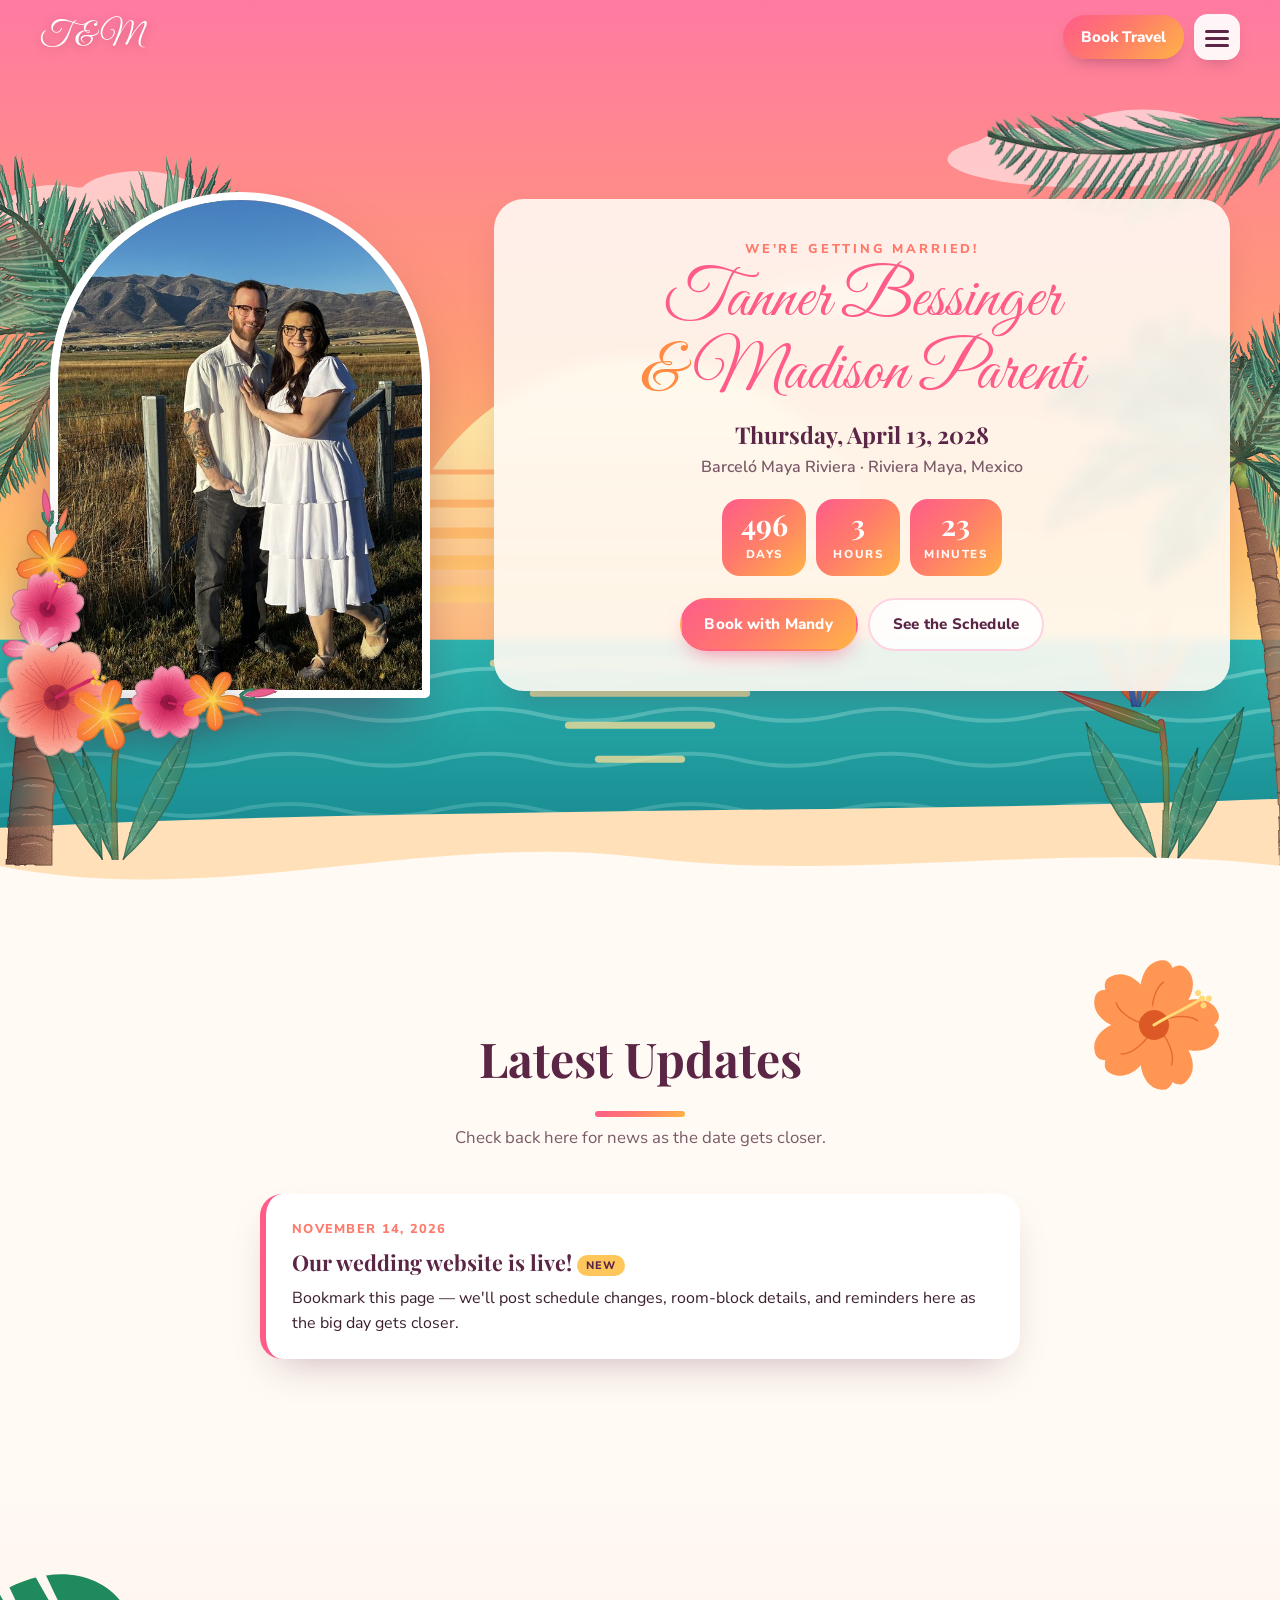
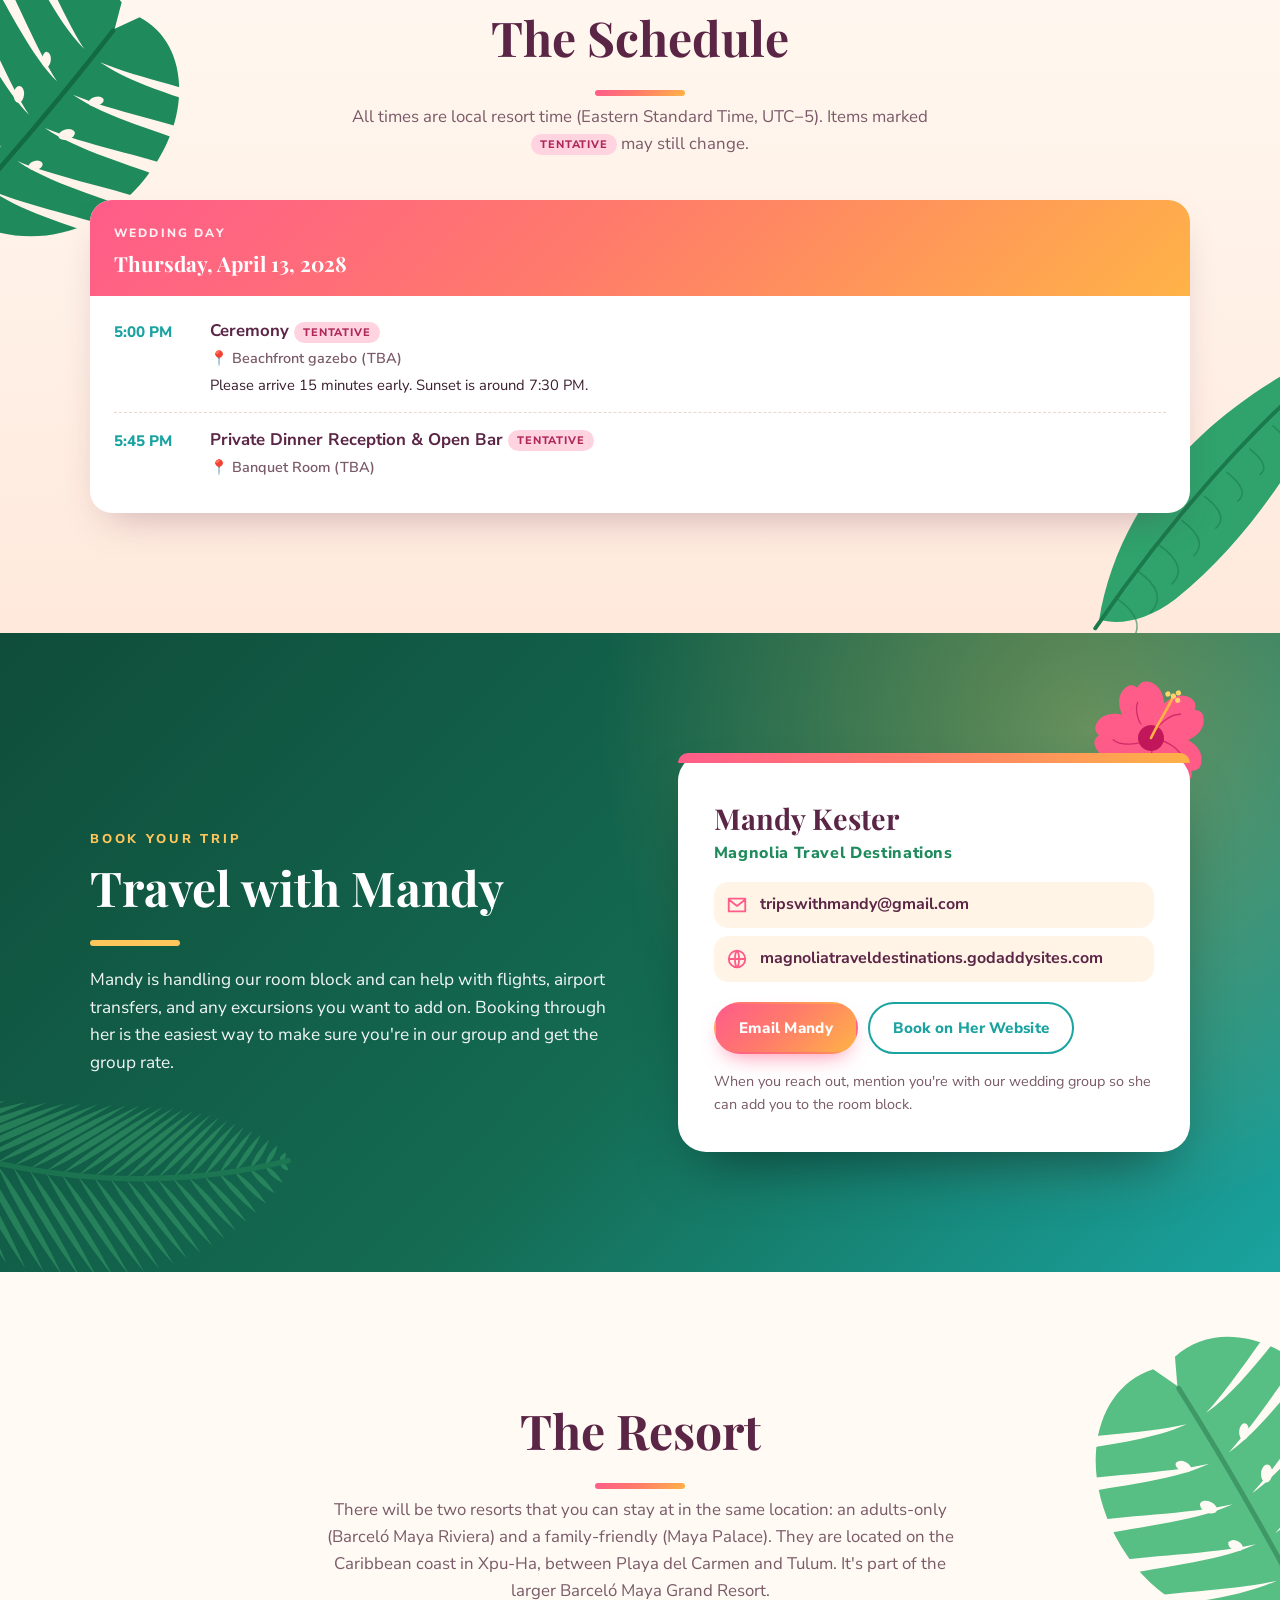
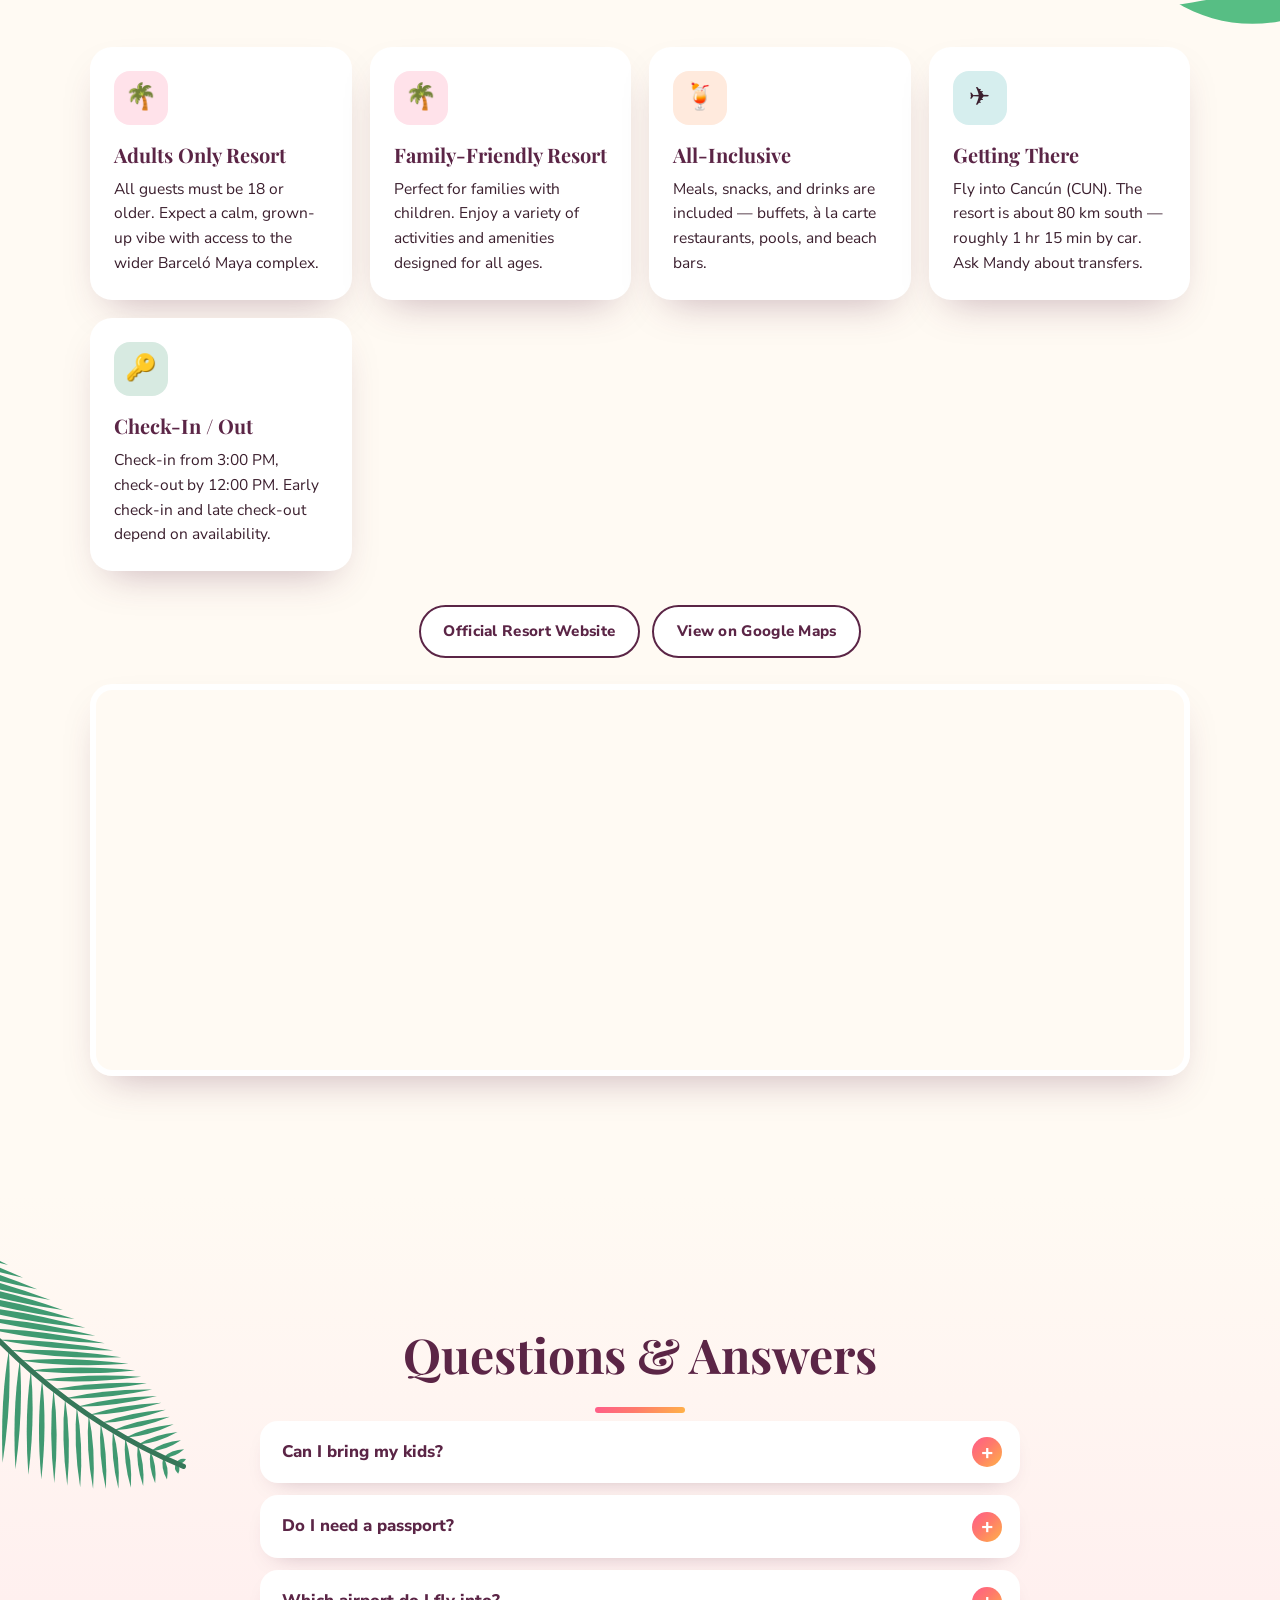
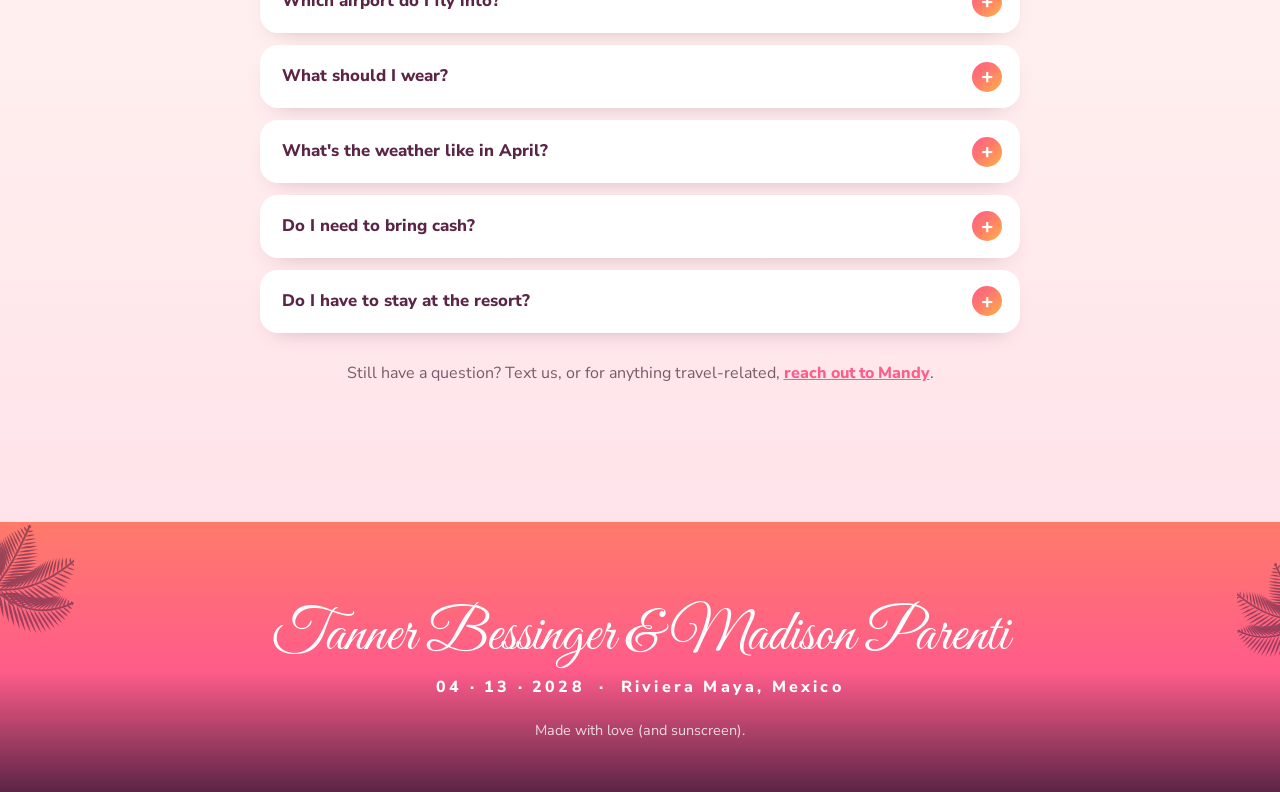
<file: index.html>
<!doctype html>
<html lang="en">
<head>
  <meta charset="utf-8">
  <meta name="viewport" content="width=device-width, initial-scale=1">
  <title>Our Wedding · Riviera Maya 2028</title>
  <meta name="description" content="Wedding details, schedule, travel booking, and resort info — April 13, 2028 at Barceló Maya Riviera, Mexico.">
  <meta property="og:title" content="We're getting married in Riviera Maya!">
  <meta property="og:description" content="April 13, 2028 · Barceló Maya Riviera · Quintana Roo, Mexico">
  <meta property="og:image" content="images/us-small.jpg">
  <link rel="icon" href="images/favicon.svg" type="image/svg+xml">
  <link rel="preconnect" href="https://fonts.googleapis.com">
  <link rel="preconnect" href="https://fonts.gstatic.com" crossorigin>
  <link href="https://fonts.googleapis.com/css2?family=Great+Vibes&family=Playfair+Display:ital,wght@0,600;0,700;1,500&family=Nunito+Sans:wght@400;600;700;800&display=swap" rel="stylesheet">
  <link rel="stylesheet" href="style.css?v=11">
</head>
<body data-page="home">

  <!-- ===================== NAV (same block is in our-story.html) ===================== -->
  <header class="nav" id="top">
    <a class="nav-brand" href="index.html" data-names-short>Our Wedding</a>
    <div class="nav-right">
      <a href="index.html#travel" class="nav-cta">Book Travel</a>
      <button class="nav-toggle" aria-label="Open menu" aria-expanded="false" aria-controls="nav-menu">
        <span></span><span></span><span></span>
      </button>
    </div>
    <nav id="nav-menu" class="nav-menu" aria-label="Site menu">
      <a href="index.html" class="nav-page" aria-current="page"><span aria-hidden="true">🏠</span> Home</a>
      <a href="our-story.html" class="nav-page"><span aria-hidden="true">💕</span> Our Story</a>
      <p class="nav-group">Jump to</p>
      <a href="index.html#updates">Updates</a>
      <a href="index.html#schedule">Schedule</a>
      <a href="index.html#travel">Travel with Mandy</a>
      <a href="index.html#resort">The Resort</a>
      <a href="index.html#faq">FAQ</a>
    </nav>
  </header>

  <!-- ===================== HERO ===================== -->
  <section class="hero">
    <img class="hero-bg" src="images/sunset.svg" alt="" aria-hidden="true">
    <img class="deco palm-left" src="images/palm-tree-paint.svg" alt="" aria-hidden="true">
    <img class="deco palm-right" src="images/palm-tree-paint-flip.svg" alt="" aria-hidden="true">
    <img class="deco hero-bop-l" src="images/bird-of-paradise.svg" alt="" aria-hidden="true">
    <img class="deco hero-bop-r" src="images/bird-of-paradise.svg" alt="" aria-hidden="true">
    <img class="deco hero-frond" src="images/palm-frond-paint.svg" alt="" aria-hidden="true">

    <div class="hero-inner">
      <div class="hero-photo">
        <img src="images/us.jpg" srcset="images/us-small.jpg 600w, images/us.jpg 1200w" sizes="(max-width: 700px) 70vw, 380px" alt="The happy couple">
        <img class="photo-garland" src="images/photo-garland.svg" alt="" aria-hidden="true">
      </div>
      <div class="hero-text">
        <p class="eyebrow">We're getting married!</p>
        <h1 class="names"><span data-name-one>Tanner Bessinger</span> <span class="amp">&amp;</span> <span data-name-two>Madison Parenti</span></h1>
        <p class="hero-date" data-date-text>Thursday, April 13, 2028</p>
        <p class="hero-place">Barceló Maya Riviera · Riviera Maya, Mexico</p>
        <div class="countdown" aria-live="polite">
          <div><strong data-cd="days">--</strong><span>days</span></div>
          <div><strong data-cd="hours">--</strong><span>hours</span></div>
          <div><strong data-cd="mins">--</strong><span>minutes</span></div>
        </div>
        <div class="hero-buttons">
          <a class="btn btn-primary" href="#travel">Book with Mandy</a>
          <a class="btn btn-ghost" href="#schedule">See the Schedule</a>
          <a class="btn btn-ghost" data-rsvp-btn hidden>RSVP</a>
        </div>
        <p class="hashtag" data-hashtag hidden></p>
      </div>
    </div>
    <svg class="wave" viewBox="0 0 1440 80" preserveAspectRatio="none" aria-hidden="true"><path d="M0 40 C 240 90 480 0 720 30 C 960 60 1200 10 1440 40 L1440 80 L0 80 Z"/></svg>
  </section>

  <main>
    <!-- ===================== UPDATES ===================== -->
    <section id="updates" class="section section-updates">
      <img class="deco upd-hibiscus" src="images/hibiscus-orange.svg" alt="" aria-hidden="true">
      <div class="container narrow">
        <h2 class="section-title">Latest Updates</h2>
        <p class="section-sub">Check back here for news as the date gets closer.</p>
        <div class="updates" data-updates></div>
      </div>
    </section>

    <!-- ===================== SCHEDULE ===================== -->
    <section id="schedule" class="section section-schedule">
      <img class="deco sch-leaf-l" src="images/monstera.svg" alt="" aria-hidden="true">
      <img class="deco sch-leaf-r" src="images/banana-leaf.svg" alt="" aria-hidden="true">
      <div class="container">
        <h2 class="section-title">The Schedule</h2>
        <p class="section-sub">All times are local resort time (Eastern Standard Time, UTC−5). Items marked <span class="tag">Tentative</span> may still change.</p>
        <div class="schedule" data-schedule></div>
      </div>
    </section>

    <!-- ===================== TRAVEL / MANDY ===================== -->
    <section id="travel" class="section section-travel">
      <img class="deco trv-frond" src="images/palm-frond-light.svg" alt="" aria-hidden="true">
      <img class="deco trv-hibiscus" src="images/hibiscus.svg" alt="" aria-hidden="true">
      <div class="container">
        <div class="agent-card">
          <div class="agent-head">
            <p class="eyebrow">Book your trip</p>
            <h2 class="section-title light">Travel with <span data-agent-first>Mandy</span></h2>
            <p class="agent-blurb" data-agent-blurb></p>
            <p class="agent-deadline" data-agent-bookby hidden></p>
          </div>
          <div class="agent-body">
            <p class="agent-name" data-agent-name>Mandy Kester</p>
            <p class="agent-company" data-agent-company>Magnolia Travel Destinations</p>
            <ul class="agent-links">
              <li><a data-agent-email href="mailto:tripswithmandy@gmail.com">
                <svg viewBox="0 0 24 24" aria-hidden="true"><path d="M3 5h18v14H3z M3 6l9 7 9-7" fill="none" stroke="currentColor" stroke-width="2" stroke-linejoin="round"/></svg>
                <span>tripswithmandy@gmail.com</span></a></li>
              <li data-agent-phone-row hidden><a data-agent-phone href="#">
                <svg viewBox="0 0 24 24" aria-hidden="true"><path d="M5 3h4l2 5-3 2a12 12 0 0 0 6 6l2-3 5 2v4a2 2 0 0 1-2 2A18 18 0 0 1 3 5a2 2 0 0 1 2-2z" fill="none" stroke="currentColor" stroke-width="2" stroke-linejoin="round"/></svg>
                <span></span></a></li>
              <li><a data-agent-web href="https://magnoliatraveldestinations.godaddysites.com" target="_blank" rel="noopener">
                <svg viewBox="0 0 24 24" aria-hidden="true"><circle cx="12" cy="12" r="9" fill="none" stroke="currentColor" stroke-width="2"/><path d="M3 12h18M12 3c3 3 3 15 0 18M12 3c-3 3-3 15 0 18" fill="none" stroke="currentColor" stroke-width="2"/></svg>
                <span>magnoliatraveldestinations.godaddysites.com</span></a></li>
            </ul>
            <div class="agent-buttons">
              <a class="btn btn-primary" data-agent-email-btn href="mailto:tripswithmandy@gmail.com">Email Mandy</a>
              <a class="btn btn-sun" data-agent-call-btn hidden>Call Mandy</a>
              <a class="btn btn-outline" data-agent-web-btn href="https://magnoliatraveldestinations.godaddysites.com" target="_blank" rel="noopener">Book on Her Website</a>
            </div>
            <p class="agent-tip">When you reach out, mention you're with our wedding group so she can add you to the room block.</p>
          </div>
        </div>
      </div>
    </section>

    <!-- ===================== RESORT ===================== -->
    <section id="resort" class="section section-resort">
      <img class="deco res-monstera" src="images/monstera-light.svg" alt="" aria-hidden="true">
      <div class="container">
        <h2 class="section-title">The Resort</h2>
        <p class="section-sub">There will be two resorts that you can stay at in the same location: an adults-only (Barceló Maya Riviera) and a family-friendly (Maya Palace). They are located on the Caribbean coast in Xpu-Ha, between Playa del Carmen and Tulum. It's part of the larger Barceló Maya Grand Resort.</p>

        <div class="cards">
          <article class="card">
            <div class="card-icon" style="--c: var(--pink)">🌴</div>
            <h3>Adults Only Resort</h3>
            <p>All guests must be 18 or older. Expect a calm, grown-up vibe with access to the wider Barceló Maya complex.</p>
          </article>
            <article class="card">
            <div class="card-icon" style="--c: var(--pink)">🌴</div>
            <h3>Family-Friendly Resort</h3>
            <p>Perfect for families with children. Enjoy a variety of activities and amenities designed for all ages.</p>
          </article>
          <article class="card">
            <div class="card-icon" style="--c: var(--orange)">🍹</div>
            <h3>All-Inclusive</h3>
            <p>Meals, snacks, and drinks are included — buffets, à la carte restaurants, pools, and beach bars.</p>
          </article>
          <article class="card">
            <div class="card-icon" style="--c: var(--teal)">✈️</div>
            <h3>Getting There</h3>
            <p>Fly into Cancún (CUN). The resort is about 80 km south — roughly 1 hr 15 min by car. Ask Mandy about transfers.</p>
          </article>
          <article class="card">
            <div class="card-icon" style="--c: var(--green)">🔑</div>
            <h3>Check-In / Out</h3>
            <p>Check-in from 3:00 PM, check-out by 12:00 PM. Early check-in and late check-out depend on availability.</p>
          </article>
        </div>

        <div class="resort-links">
          <a class="btn btn-outline-dark" href="https://www.barcelo.com/en-us/barcelo-maya-riviera/" target="_blank" rel="noopener">Official Resort Website</a>
          <a class="btn btn-outline-dark" href="https://www.google.com/maps/search/?api=1&query=Barcel%C3%B3+Maya+Riviera+Xpu-Ha" target="_blank" rel="noopener">View on Google Maps</a>
        </div>

        <div class="map-wrap">
          <iframe title="Map of Barceló Maya Riviera" loading="lazy" referrerpolicy="no-referrer-when-downgrade"
            src="https://www.google.com/maps?q=Barcel%C3%B3+Maya+Riviera,+Xpu-Ha,+Quintana+Roo&output=embed"></iframe>
        </div>
      </div>
    </section>

    <!-- ===================== FAQ ===================== -->
    <section id="faq" class="section section-faq">
      <img class="deco faq-frond" src="images/palm-frond.svg" alt="" aria-hidden="true">
      <div class="container narrow">
        <h2 class="section-title">Questions &amp; Answers</h2>
        <div class="faq" data-faq></div>
        <p class="faq-more">Still have a question? Text us, or for anything travel-related, <a href="#travel">reach out to Mandy</a>.</p>
      </div>
    </section>
  </main>

  <!-- ===================== FOOTER ===================== -->
  <footer class="footer">
    <img class="deco foot-palm-l" src="images/palm-tree.svg" alt="" aria-hidden="true">
    <img class="deco foot-palm-r" src="images/palm-tree-flip.svg" alt="" aria-hidden="true">
    <p class="footer-names" data-names-full>Tanner Bessinger &amp; Madison Parenti</p>
    <p class="footer-date">04 · 13 · 2028 &nbsp;·&nbsp; Riviera Maya, Mexico</p>
    <p class="footer-small">Made with love (and sunscreen).</p>
  </footer>

  <!-- Floating booking button on phones -->
  <a class="float-book" href="#travel">✈ Book with Mandy</a>

  <script src="details.js?v=11"></script>
  <script src="app.js?v=11"></script>
</body>
</html>
</file>
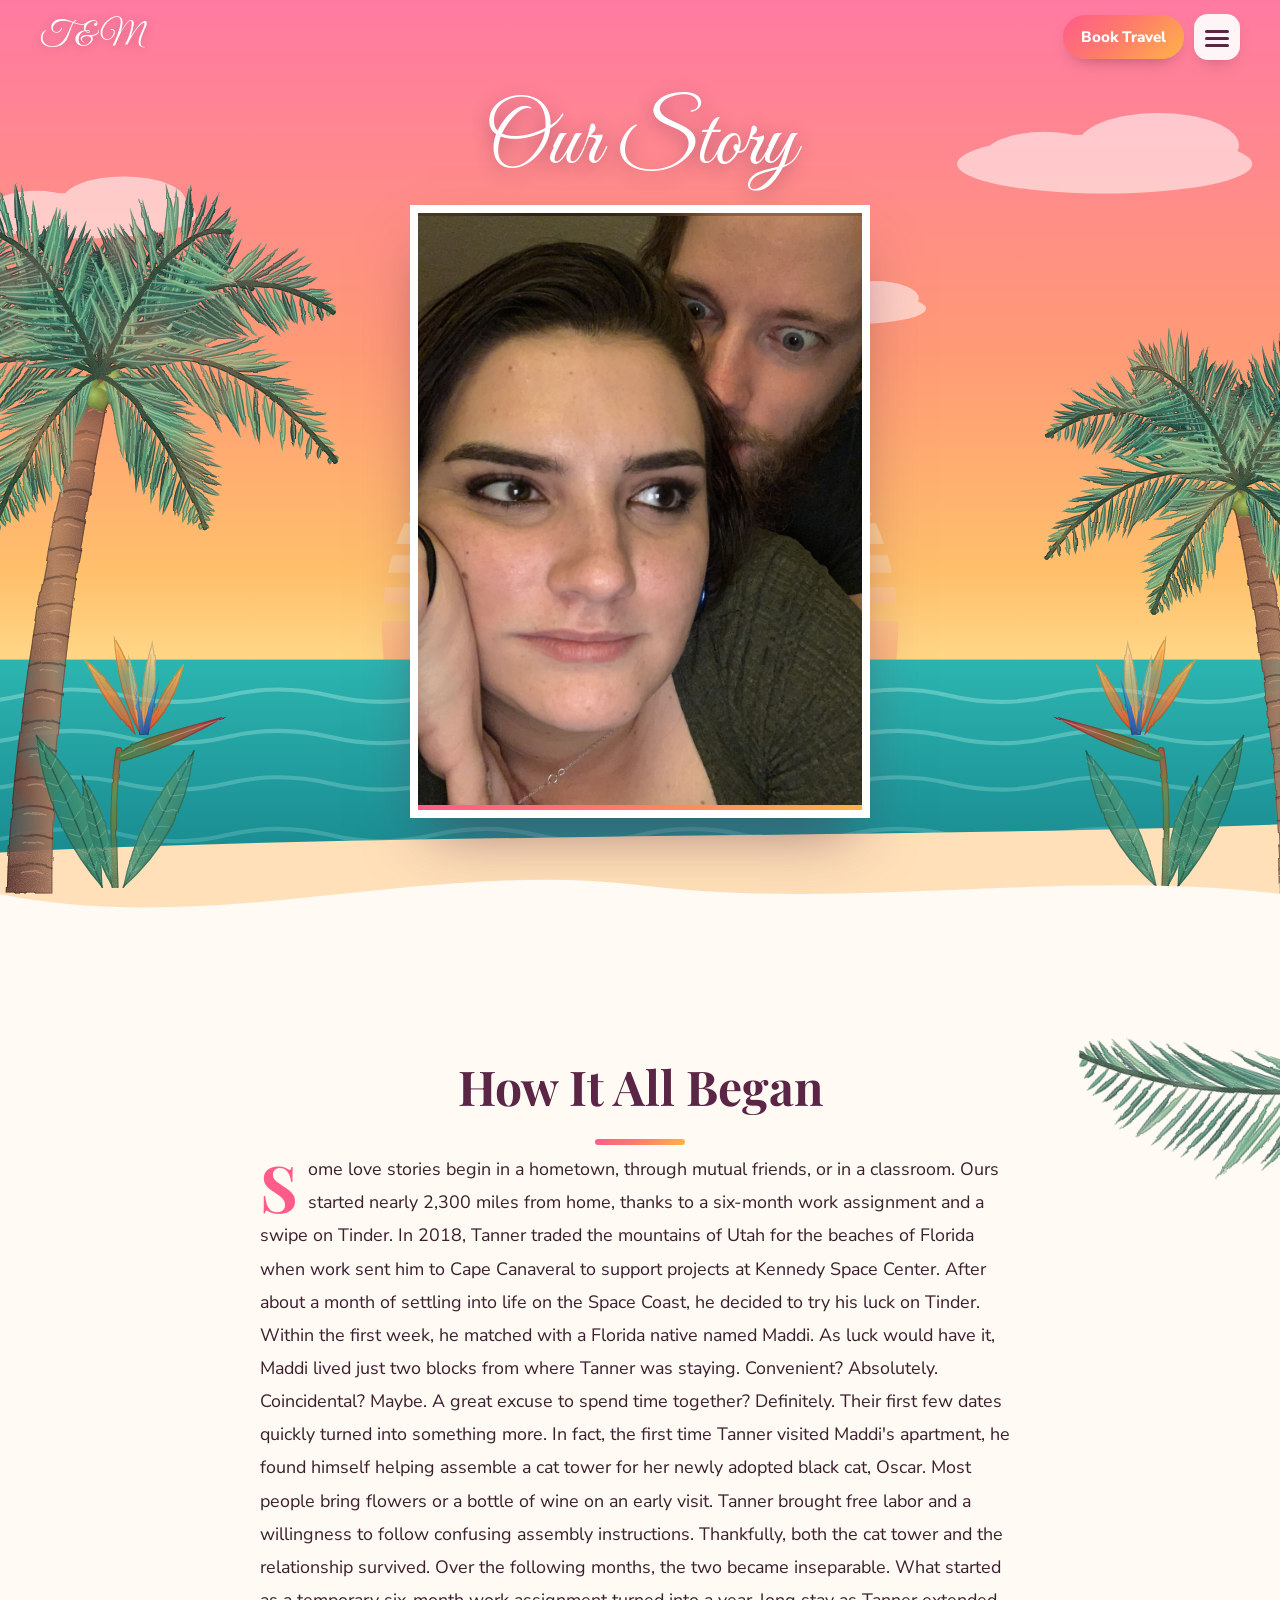
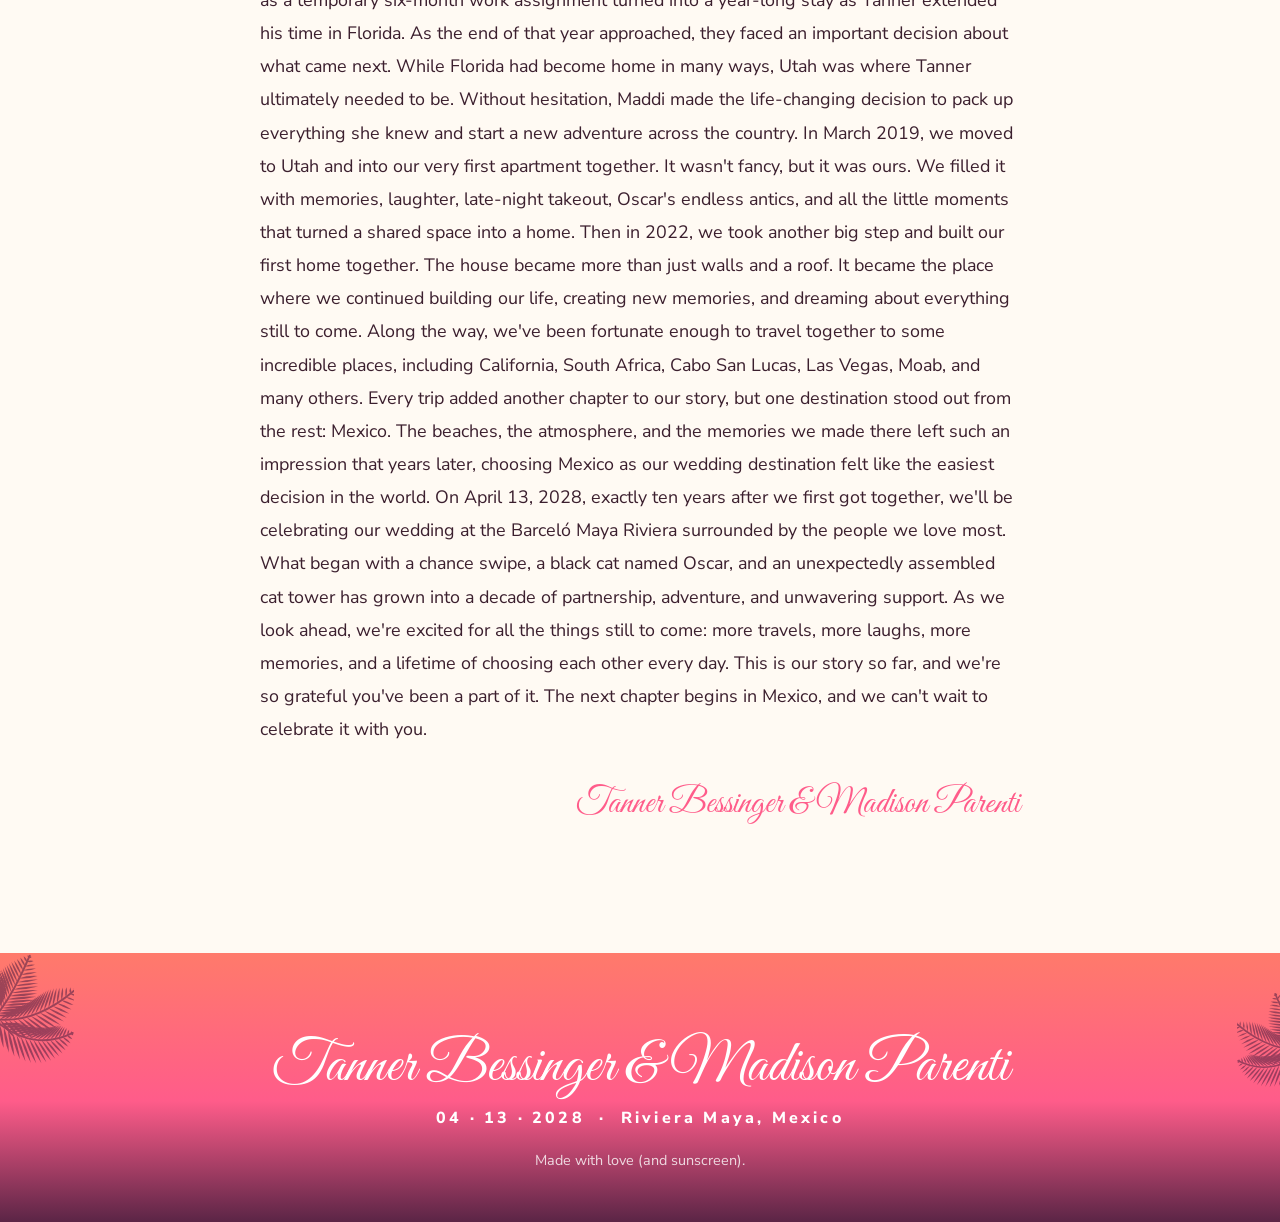
<file: our-story.html>
<!doctype html>
<html lang="en">
<head>
  <meta charset="utf-8">
  <meta name="viewport" content="width=device-width, initial-scale=1">
  <title>Our Story · Riviera Maya 2028</title>
  <meta name="description" content="Our story, in pictures — wedding April 13, 2028 at Barceló Maya Riviera, Mexico.">
  <meta property="og:title" content="Our Story">
  <meta property="og:image" content="images/us-small.jpg">
  <link rel="icon" href="images/favicon.svg" type="image/svg+xml">
  <link rel="preconnect" href="https://fonts.googleapis.com">
  <link rel="preconnect" href="https://fonts.gstatic.com" crossorigin>
  <link href="https://fonts.googleapis.com/css2?family=Great+Vibes&family=Playfair+Display:ital,wght@0,600;0,700;1,500&family=Nunito+Sans:wght@400;600;700;800&display=swap" rel="stylesheet">
  <link rel="stylesheet" href="style.css?v=11">
</head>
<body data-page="story">

  <!-- ===================== NAV (same block is in index.html) ===================== -->
  <header class="nav" id="top">
    <a class="nav-brand" href="index.html" data-names-short>Our Wedding</a>
    <div class="nav-right">
      <a href="index.html#travel" class="nav-cta">Book Travel</a>
      <button class="nav-toggle" aria-label="Open menu" aria-expanded="false" aria-controls="nav-menu">
        <span></span><span></span><span></span>
      </button>
    </div>
    <nav id="nav-menu" class="nav-menu" aria-label="Site menu">
      <a href="index.html" class="nav-page"><span aria-hidden="true">🏠</span> Home</a>
      <a href="our-story.html" class="nav-page" aria-current="page"><span aria-hidden="true">💕</span> Our Story</a>
      <p class="nav-group">Jump to</p>
      <a href="index.html#updates">Updates</a>
      <a href="index.html#schedule">Schedule</a>
      <a href="index.html#travel">Travel with Mandy</a>
      <a href="index.html#resort">The Resort</a>
      <a href="index.html#faq">FAQ</a>
    </nav>
  </header>

  <!-- ===================== STORY ===================== -->
  <section class="story-hero">
    <img class="hero-bg" src="images/sunset.svg" alt="" aria-hidden="true">
    <img class="deco palm-left" src="images/palm-tree-paint.svg" alt="" aria-hidden="true">
    <img class="deco palm-right" src="images/palm-tree-paint-flip.svg" alt="" aria-hidden="true">
    <img class="deco hero-bop-l" src="images/bird-of-paradise.svg" alt="" aria-hidden="true">
    <img class="deco hero-bop-r" src="images/bird-of-paradise.svg" alt="" aria-hidden="true">

    <div class="story-inner">
      <h1 class="page-title">Our Story</h1>

      <!-- Slideshow: photos come from details.js → story.photos -->
      <div class="slideshow" data-slideshow role="region" aria-roledescription="slideshow" aria-label="Photos of us">
        <div class="slides" data-slides></div>
        <div class="ss-progress"><span data-ss-progress></span></div>
      </div>
    </div>
    <svg class="wave" viewBox="0 0 1440 80" preserveAspectRatio="none" aria-hidden="true"><path d="M0 40 C 240 90 480 0 720 30 C 960 60 1200 10 1440 40 L1440 80 L0 80 Z"/></svg>
  </section>

  <main>
    <section class="section section-story">
      <img class="deco story-frond" src="images/palm-frond-paint.svg" alt="" aria-hidden="true">
      <div class="container narrow">
        <h2 class="section-title">How It All Began</h2>
        <!-- Story text comes from details.js → story.paragraphs -->
        <div class="story-text" data-story-text></div>
        <p class="story-sign" data-names-full>Tanner Bessinger &amp; Madison Parenti</p>
      </div>
    </section>
  </main>

  <!-- ===================== FOOTER ===================== -->
  <footer class="footer">
    <img class="deco foot-palm-l" src="images/palm-tree.svg" alt="" aria-hidden="true">
    <img class="deco foot-palm-r" src="images/palm-tree-flip.svg" alt="" aria-hidden="true">
    <p class="footer-names" data-names-full>Tanner Bessinger &amp; Madison Parenti</p>
    <p class="footer-date">04 · 13 · 2028 &nbsp;·&nbsp; Riviera Maya, Mexico</p>
    <p class="footer-small">Made with love (and sunscreen).</p>
  </footer>

  <!-- Floating booking button on phones -->
  <a class="float-book" href="index.html#travel">✈ Book with Mandy</a>

  <script src="details.js?v=11"></script>
  <script src="app.js?v=11"></script>
</body>
</html>
</file>
<file: style.css>
/* ============ Palette ============ */
:root {
  --pink: #ff5c8a;
  --pink-soft: #ffd3df;
  --coral: #ff7a6b;
  --orange: #ff8c42;
  --sun: #ffc65c;
  --sand: #fff4e6;
  --cream: #fffaf3;
  --teal: #1aa3a0;
  --green: #1f8a5b;
  --jungle: #0f4d3a;
  --plum: #5b2546;
  --ink: #3b1f2e;
  --muted: #7a5a68;

  --sunset: linear-gradient(135deg, #ff5c8a 0%, #ff7a6b 45%, #ffb347 100%);
  --radius: 22px;
  --shadow: 0 18px 40px -18px rgba(91, 37, 70, 0.35);

  --font-script: "Great Vibes", cursive;
  --font-display: "Playfair Display", Georgia, serif;
  --font-body: "Nunito Sans", system-ui, -apple-system, "Segoe UI", sans-serif;
}

*, *::before, *::after { box-sizing: border-box; }
html { scroll-behavior: smooth; scroll-padding-top: 70px; }
body {
  margin: 0;
  font-family: var(--font-body);
  color: var(--ink);
  background: var(--cream);
  line-height: 1.6;
  overflow-x: hidden;
}
img { max-width: 100%; display: block; }
a { color: inherit; }
[hidden] { display: none !important; }

.container { width: min(1100px, 100% - 32px); margin-inline: auto; position: relative; z-index: 2; }
.container.narrow { width: min(760px, 100% - 32px); }
.deco { position: absolute; pointer-events: none; user-select: none; z-index: 1; }

/* ============ Buttons ============ */
.btn {
  display: inline-flex; align-items: center; justify-content: center;
  padding: 0.8em 1.5em; border-radius: 999px;
  font-weight: 800; font-size: 0.95rem; letter-spacing: 0.02em;
  text-decoration: none; cursor: pointer; border: 2px solid transparent;
  transition: transform 0.15s ease, box-shadow 0.15s ease, background 0.15s;
}
.btn:hover { transform: translateY(-2px); }
.btn-primary { background: var(--sunset); color: #fff; box-shadow: 0 10px 22px -10px rgba(255, 92, 138, 0.8); }
.btn-ghost { background: rgba(255, 255, 255, 0.85); color: var(--plum); }
.btn-ghost:hover { background: #fff; }
.btn-sun { background: var(--sun); color: var(--plum); }
.btn-outline { border-color: rgba(255,255,255,0.85); color: #fff; }
.btn-outline:hover { background: rgba(255,255,255,0.12); }
.btn-outline-dark { border-color: var(--plum); color: var(--plum); background: #fff; }
.btn-outline-dark:hover { background: var(--plum); color: #fff; }

/* ============ Nav ============ */
.nav {
  position: fixed; inset: 0 0 auto 0; z-index: 50;
  display: flex; align-items: center; justify-content: space-between;
  padding: 14px clamp(16px, 4vw, 40px);
  transition: background 0.25s, box-shadow 0.25s;
}
.nav.scrolled { background: rgba(255, 250, 243, 0.94); backdrop-filter: blur(8px); box-shadow: 0 4px 20px -10px rgba(91,37,70,0.3); }
.nav-brand { font-family: var(--font-script); font-size: 2rem; text-decoration: none; color: #fff; line-height: 1; text-shadow: 0 2px 10px rgba(91,37,70,0.35); }
.nav.scrolled .nav-brand { color: var(--pink); text-shadow: none; }
.nav-right { display: flex; align-items: center; gap: 10px; }
.nav-cta {
  text-decoration: none; font-weight: 800; font-size: 0.95rem;
  padding: 10px 18px; border-radius: 999px; background: var(--sunset); color: #fff;
  box-shadow: 0 8px 18px -10px rgba(91,37,70,0.6);
}
.nav-toggle {
  background: rgba(255,255,255,0.92); border: 0; border-radius: 14px;
  width: 46px; height: 46px; padding: 12px 11px; cursor: pointer;
  box-shadow: 0 8px 18px -10px rgba(91,37,70,0.5);
}
.nav-toggle span { display: block; height: 3px; background: var(--plum); border-radius: 2px; margin: 4px 0; transition: transform 0.2s, opacity 0.2s; }
.nav-toggle.is-open span:nth-child(1) { transform: translateY(7px) rotate(45deg); }
.nav-toggle.is-open span:nth-child(2) { opacity: 0; }
.nav-toggle.is-open span:nth-child(3) { transform: translateY(-7px) rotate(-45deg); }

/* Dropdown menu (hamburger) */
.nav-menu {
  position: absolute; top: calc(100% - 4px); right: clamp(16px, 4vw, 40px);
  width: min(300px, calc(100vw - 32px));
  display: none; flex-direction: column;
  background: var(--cream); border-radius: var(--radius); padding: 10px;
  box-shadow: 0 24px 50px -20px rgba(91,37,70,0.55);
  border-top: 6px solid var(--pink);
}
.nav-menu.open { display: flex; }
.nav-menu a { text-decoration: none; color: var(--plum); font-weight: 700; padding: 9px 14px; border-radius: 12px; }
.nav-menu a:hover { background: var(--pink-soft); }
.nav-menu a.nav-page { font-family: var(--font-display); font-size: 1.2rem; padding: 11px 14px; }
.nav-menu a.nav-page[aria-current="page"] { background: var(--sunset); color: #fff; }
.nav-group {
  margin: 10px 14px 4px; padding-top: 10px; border-top: 1px dashed #f1c9b8;
  font-size: 0.72rem; font-weight: 800; letter-spacing: 0.18em; text-transform: uppercase; color: var(--coral);
}
@media (max-width: 760px) {
  .nav-cta { display: none; }   /* phones use the floating Book button instead */
}

/* ============ Hero ============ */
.hero {
  position: relative; min-height: clamp(640px, 100vh, 940px); min-height: clamp(640px, 100svh, 940px);
  display: grid; place-items: center;
  padding: 110px 16px 120px; overflow: hidden;
  isolation: isolate;
}
.hero-bg { position: absolute; inset: 0; width: 100%; height: 100%; object-fit: cover; object-position: center bottom; z-index: -1; }
.palm-left { left: -190px; bottom: 30px; height: min(80vh, 740px); }
.palm-right { right: -200px; bottom: 10px; height: min(66vh, 620px); }
/* Birds of paradise growing from the sand beside each palm (right one mirrored) */
.hero-bop-l, .hero-bop-r { bottom: 40px; height: clamp(200px, 34vh, 330px); }
.hero-bop-l { left: clamp(0px, 2vw, 40px); }
.hero-bop-r { right: clamp(0px, 2vw, 40px); transform: scaleX(-1); }
.hero-frond { right: -40px; top: 40px; width: clamp(220px, 30vw, 440px); transform: scaleX(-1) rotate(-14deg); }

.hero-inner {
  position: relative; z-index: 2;
  display: grid; grid-template-columns: auto 1fr; gap: clamp(28px, 5vw, 64px);
  align-items: center; max-width: 1180px; width: 100%;
}
.hero-photo { position: relative; width: clamp(240px, 30vw, 380px); }
.hero-photo img:first-child {
  width: 100%; aspect-ratio: 3 / 4; object-fit: cover; object-position: center 30%;
  border-radius: 999px 999px 26px 26px;
  border: 8px solid #fff;
  box-shadow: 0 30px 60px -20px rgba(91, 37, 70, 0.6);
}
/* Half-crown of flowers curving around the photo's bottom-left corner.
   The corner of the artwork lines up with the photo's corner, so keep these numbers together. */
.photo-garland { position: absolute; width: 90%; left: -27.6%; bottom: -28.3%; pointer-events: none; filter: drop-shadow(0 10px 14px rgba(60,30,40,0.25)); }

.hero-text {
  background: rgba(255, 250, 243, 0.9); backdrop-filter: blur(6px);
  border-radius: 30px; padding: clamp(22px, 4vw, 40px);
  box-shadow: var(--shadow); text-align: center;
}
.eyebrow { margin: 0; text-transform: uppercase; letter-spacing: 0.22em; font-weight: 800; font-size: 0.8rem; color: var(--coral); }
.names { margin: 4px 0 6px; font-family: var(--font-script); font-weight: 400; font-size: clamp(2.2rem, 5.2vw, 4.8rem); line-height: 1.1; color: var(--pink); }
/* Each name on its own line; the & leads into the second name */
.names [data-name-one] { display: block; white-space: nowrap; }
.names [data-name-two] { white-space: nowrap; }
.names .amp { color: var(--orange); }
.hero-date { margin: 0; font-family: var(--font-display); font-weight: 700; font-size: clamp(1.15rem, 2.2vw, 1.45rem); color: var(--plum); }
.hero-place { margin: 2px 0 18px; color: var(--muted); font-weight: 600; }

.countdown { display: flex; justify-content: center; gap: 10px; margin-bottom: 22px; }
.countdown div { background: var(--sunset); color: #fff; border-radius: 18px; padding: 10px 14px; min-width: 84px; }
.countdown strong { display: block; font-family: var(--font-display); font-size: 1.8rem; line-height: 1.1; }
.countdown span { font-size: 0.72rem; text-transform: uppercase; letter-spacing: 0.14em; font-weight: 800; opacity: 0.95; }
.hero-buttons { display: flex; flex-wrap: wrap; gap: 10px; justify-content: center; }
.hero-buttons .btn-ghost { border-color: var(--pink-soft); }
.hashtag { margin: 16px 0 0; font-weight: 800; color: var(--teal); }

.wave { position: absolute; bottom: -1px; left: 0; width: 100%; height: 70px; z-index: 3; }
.wave path { fill: var(--cream); }

@media (max-width: 760px) {
  .hero { padding-top: 96px; }
  .hero-inner { grid-template-columns: 1fr; justify-items: center; }
  .hero-photo { width: min(70vw, 300px); }
  .names { font-size: min(10vw, 3.4rem); }
  .palm-left { height: 60vh; left: -200px; opacity: 0.8; }
  .palm-right { height: 50vh; right: -200px; opacity: 0.8; }
  .hero-bop-l, .hero-bop-r { height: 170px; bottom: 30px; opacity: 0.9; }
  .hero-bop-l { left: -40px; }
  .hero-bop-r { right: -40px; }
  .hero-frond { width: 220px; right: -70px; }
  .countdown div { min-width: 72px; padding: 8px 10px; }
}

/* ============ Sections ============ */
.section { position: relative; padding: clamp(70px, 10vw, 120px) 0; overflow: hidden; }
.section-title {
  margin: 0 0 8px; text-align: center;
  font-family: var(--font-display); font-weight: 700;
  font-size: clamp(2rem, 4.5vw, 3rem); color: var(--plum);
}
.section-title::after {
  content: ""; display: block; width: 90px; height: 6px; margin: 14px auto 0;
  border-radius: 6px; background: var(--sunset);
}
.section-title.light { color: #fff; text-align: left; }
.section-title.light::after { margin-left: 0; background: var(--sun); }
.section-sub { text-align: center; color: var(--muted); max-width: 640px; margin: 0 auto 42px; font-size: 1.05rem; }

.tag {
  display: inline-block; vertical-align: middle;
  font-family: var(--font-body); font-size: 0.68rem; font-weight: 800;
  letter-spacing: 0.08em; text-transform: uppercase;
  background: var(--pink-soft); color: #b0275a; padding: 2px 9px; border-radius: 999px;
}
.tag-new { background: var(--sun); color: var(--plum); }

/* ---- Updates ---- */
.section-updates { background: var(--cream); }
.upd-hibiscus { width: 150px; right: 4%; top: 50px; transform: rotate(18deg); opacity: 0.9; }
.updates { display: grid; gap: 16px; }
.update { background: #fff; border-radius: var(--radius); padding: 22px 26px; box-shadow: var(--shadow); border-left: 6px solid var(--sun); }
.update.is-latest { border-left-color: var(--pink); }
.update time { font-size: 0.8rem; font-weight: 800; color: var(--coral); text-transform: uppercase; letter-spacing: 0.1em; }
.update h3 { margin: 4px 0 6px; font-family: var(--font-display); font-size: 1.35rem; color: var(--plum); }
.update p { margin: 0; color: var(--ink); }

/* ---- Schedule ---- */
.section-schedule { background: linear-gradient(180deg, var(--cream) 0%, #ffe9dc 100%); }
.sch-leaf-l { width: 260px; left: -90px; top: 60px; transform: rotate(40deg); }
.sch-leaf-r { width: 380px; right: -140px; bottom: 40px; transform: rotate(-20deg); }
.schedule { display: grid; grid-template-columns: repeat(auto-fit, minmax(280px, 1fr)); gap: 22px; align-items: start; }
.day { background: #fff; border-radius: var(--radius); box-shadow: var(--shadow); overflow: hidden; }
.day-head { padding: 20px 24px 16px; background: linear-gradient(135deg, #ffe0e9, #ffe8d1); }
.day.is-highlight .day-head { background: var(--sunset); color: #fff; }
.day-label { font-size: 0.75rem; text-transform: uppercase; letter-spacing: 0.18em; font-weight: 800; color: var(--coral); }
.day.is-highlight .day-label { color: #fff; opacity: 0.9; }
.day-head h3 { margin: 2px 0 0; font-family: var(--font-display); font-size: 1.3rem; color: var(--plum); }
.day.is-highlight .day-head h3 { color: #fff; }
.events { list-style: none; margin: 0; padding: 8px 24px 20px; }
.event { display: grid; grid-template-columns: 84px 1fr; gap: 12px; padding: 14px 0; border-bottom: 1px dashed #f1d5c8; }
.event:last-child { border-bottom: 0; }
.event-time { font-weight: 800; color: var(--teal); font-size: 0.95rem; padding-top: 2px; }
.event h4 { margin: 0; font-size: 1.05rem; color: var(--plum); }
.event-place { margin: 2px 0 0; font-size: 0.9rem; color: var(--muted); font-weight: 600; }
.event-note { margin: 4px 0 0; font-size: 0.92rem; }

/* ---- Travel / agent ---- */
.section-travel {
  background:
    radial-gradient(circle at 85% 15%, rgba(255, 198, 92, 0.35), transparent 40%),
    linear-gradient(135deg, #0f4d3a 0%, #146b52 55%, #1aa3a0 100%);
  color: #fff;
}
.trv-frond { width: 520px; left: -160px; bottom: -40px; opacity: 0.35; transform: rotate(-12deg); }
.trv-hibiscus { width: 130px; right: 5%; top: 40px; transform: rotate(-15deg); }
.agent-card { display: grid; grid-template-columns: 1.05fr 1fr; gap: clamp(24px, 4vw, 50px); align-items: center; }
.agent-head .eyebrow { color: var(--sun); }
.agent-blurb { font-size: 1.08rem; opacity: 0.95; margin: 20px 0 0; }
.agent-deadline { margin-top: 14px; display: inline-block; background: var(--sun); color: var(--plum); font-weight: 800; padding: 8px 16px; border-radius: 999px; }
.agent-body { background: #fff; color: var(--ink); border-radius: 28px; padding: clamp(22px, 4vw, 36px); box-shadow: 0 30px 60px -25px rgba(0,0,0,0.5); position: relative; }
.agent-body::before { content: ""; position: absolute; inset: 0 0 auto 0; height: 10px; border-radius: 28px 28px 0 0; background: var(--sunset); }
.agent-name { margin: 6px 0 0; font-family: var(--font-display); font-weight: 700; font-size: 1.8rem; color: var(--plum); }
.agent-company { margin: 0 0 16px; color: var(--green); font-weight: 800; letter-spacing: 0.04em; }
.agent-links { list-style: none; padding: 0; margin: 0 0 20px; display: grid; gap: 8px; }
.agent-links a { display: flex; align-items: center; gap: 12px; text-decoration: none; padding: 10px 12px; border-radius: 14px; background: var(--sand); font-weight: 700; color: var(--plum); word-break: break-word; }
.agent-links a:hover { background: var(--pink-soft); }
.agent-links svg { flex: none; width: 22px; height: 22px; color: var(--pink); }
.agent-buttons { display: flex; flex-wrap: wrap; gap: 10px; }
.agent-buttons .btn-outline { border-color: var(--teal); color: var(--teal); }
.agent-buttons .btn-outline:hover { background: var(--teal); color: #fff; }
.agent-tip { margin: 16px 0 0; font-size: 0.9rem; color: var(--muted); }

@media (max-width: 860px) {
  .agent-card { grid-template-columns: 1fr; }
  .trv-hibiscus { width: 90px; top: 20px; }
}

/* ---- Resort ---- */
.section-resort { background: var(--cream); }
.res-monstera { width: 280px; right: -100px; top: 30px; transform: rotate(-30deg); opacity: 0.9; }
.cards { display: grid; grid-template-columns: repeat(auto-fit, minmax(220px, 1fr)); gap: 18px; }
.card { background: #fff; border-radius: var(--radius); padding: 24px; box-shadow: var(--shadow); }
.card-icon {
  width: 54px; height: 54px; border-radius: 16px; display: grid; place-items: center; font-size: 1.6rem;
  background: color-mix(in srgb, var(--c) 18%, white);
}
.card h3 { margin: 14px 0 6px; font-family: var(--font-display); color: var(--plum); font-size: 1.25rem; }
.card p { margin: 0; color: var(--ink); font-size: 0.97rem; }
.resort-links { display: flex; flex-wrap: wrap; gap: 12px; justify-content: center; margin: 34px 0 26px; }
.map-wrap { border-radius: var(--radius); overflow: hidden; box-shadow: var(--shadow); border: 6px solid #fff; }
.map-wrap iframe { display: block; width: 100%; height: 380px; border: 0; }

/* ---- FAQ ---- */
.section-faq { background: linear-gradient(180deg, var(--cream), #ffe3ea); }
.faq-frond { width: 480px; left: -200px; top: 40px; opacity: 0.85; transform: rotate(25deg); }
.faq { display: grid; gap: 12px; }
.faq-item { background: #fff; border-radius: 18px; box-shadow: 0 10px 24px -16px rgba(91,37,70,0.4); }
.faq-item summary {
  list-style: none; cursor: pointer; padding: 18px 56px 18px 22px; position: relative;
  font-weight: 800; color: var(--plum); font-size: 1.05rem;
}
.faq-item summary::-webkit-details-marker { display: none; }
.faq-item summary::after {
  content: "+"; position: absolute; right: 18px; top: 50%; transform: translateY(-50%);
  width: 30px; height: 30px; border-radius: 50%; display: grid; place-items: center;
  background: var(--sunset); color: #fff; font-size: 1.3rem; line-height: 1; transition: transform 0.2s;
}
.faq-item[open] summary::after { content: "–"; }
.faq-item p { margin: 0; padding: 0 22px 20px; color: var(--ink); }
.faq-more { text-align: center; margin-top: 28px; color: var(--muted); }
.faq-more a { color: var(--pink); font-weight: 800; }

/* ============ Footer ============ */
.footer {
  position: relative; overflow: hidden; text-align: center; color: #fff;
  padding: 80px 16px 50px;
  background: linear-gradient(180deg, #ff7a6b 0%, #ff5c8a 55%, #5b2546 100%);
}
.foot-palm-l { height: 300px; left: -80px; bottom: -20px; opacity: 0.6; }
.foot-palm-r { height: 260px; right: -90px; bottom: -20px; opacity: 0.6; }
.footer p { position: relative; z-index: 2; margin: 0; }
.footer-names { font-family: var(--font-script); font-size: clamp(2.4rem, 6vw, 3.6rem); line-height: 1.2; }
.footer-date { font-weight: 800; letter-spacing: 0.2em; margin-top: 4px !important; }
.footer-small { margin-top: 18px !important; opacity: 0.8; font-size: 0.9rem; }

/* Tone down the decorations on phones so they don't crowd the text */
@media (max-width: 760px) {
  .upd-hibiscus { width: 70px; top: 24px; right: -12px; }
  .res-monstera { width: 140px; right: -80px; top: 0; opacity: 0.45; }
  .sch-leaf-l { width: 140px; left: -80px; top: 20px; opacity: 0.6; }
  .sch-leaf-r { width: 220px; right: -130px; }
  .faq-frond { width: 300px; left: -170px; opacity: 0.4; }
  .trv-hibiscus { width: 70px; right: -6px; }
  .foot-palm-l, .foot-palm-r { height: 200px; }
}

/* ============ Floating booking button (phones) ============ */
.float-book {
  display: none; position: fixed; z-index: 40; right: 16px; bottom: 16px;
  background: var(--sunset); color: #fff; text-decoration: none; font-weight: 800;
  padding: 12px 18px; border-radius: 999px; box-shadow: 0 12px 26px -10px rgba(91,37,70,0.7);
}
@media (max-width: 760px) { .float-book { display: inline-block; } }

@media (prefers-reduced-motion: reduce) {
  html { scroll-behavior: auto; }
  .btn { transition: none; }
}

/* ============ Our Story page ============ */
.story-hero {
  position: relative; overflow: hidden; isolation: isolate;
  padding: 96px 16px 110px;
  display: grid; place-items: center;
}
.story-inner { position: relative; z-index: 2; width: 100%; display: grid; justify-items: center; gap: 14px; }
.page-title {
  margin: 0; font-family: var(--font-script); font-weight: 400; line-height: 1.1;
  font-size: clamp(3.4rem, 8vw, 5.4rem); color: #fff;
  text-shadow: 0 4px 18px rgba(91, 37, 70, 0.45);
}

.slideshow {
  --ss-ms: 3000ms;
  position: relative; width: min(460px, 86vw); aspect-ratio: 3 / 4;
  border: 8px solid #fff; overflow: hidden; background: var(--plum);
  box-shadow: 0 30px 60px -20px rgba(91, 37, 70, 0.6);
}
.slides, .slide { position: absolute; inset: 0; margin: 0; }
.slide { opacity: 0; transition: opacity 0.9s ease; }
.slide.is-active { opacity: 1; z-index: 1; }
/* blurred copy fills the frame so wide or extra-tall photos aren't cropped */
.slide-bg { position: absolute; inset: -30px; background: center / cover no-repeat; filter: blur(22px) saturate(1.2) brightness(0.85); }
.slide img { position: relative; width: 100%; height: 100%; object-fit: contain; }

.ss-progress { position: absolute; z-index: 3; left: 0; right: 0; bottom: 0; height: 5px; background: rgba(255,255,255,0.25); }
.ss-progress span { display: block; height: 100%; width: 0; background: var(--sunset); }
.ss-progress span.run { animation: ss-fill var(--ss-ms) linear forwards; }
@keyframes ss-fill { from { width: 0; } to { width: 100%; } }

.section-story { background: var(--cream); }
.story-frond { width: 420px; right: -160px; top: 40px; transform: scaleX(-1) rotate(-20deg); opacity: 0.9; }
.story-text p { font-size: 1.12rem; line-height: 1.85; margin: 0 0 1.2em; }
.story-text p:first-child::first-letter {
  float: left; font-family: var(--font-display); font-weight: 700; color: var(--pink);
  font-size: 3.6em; line-height: 0.85; padding: 6px 10px 0 0;
}
.story-sign { margin: 30px 0 0; text-align: right; font-family: var(--font-script); font-size: 2.2rem; color: var(--pink); }

@media (max-width: 760px) {
  .story-hero { padding-top: 84px; }
  .story-frond { width: 240px; right: -130px; opacity: 0.6; }
}
@media (prefers-reduced-motion: reduce) {
  .slide { transition: none; }
}
</file>
